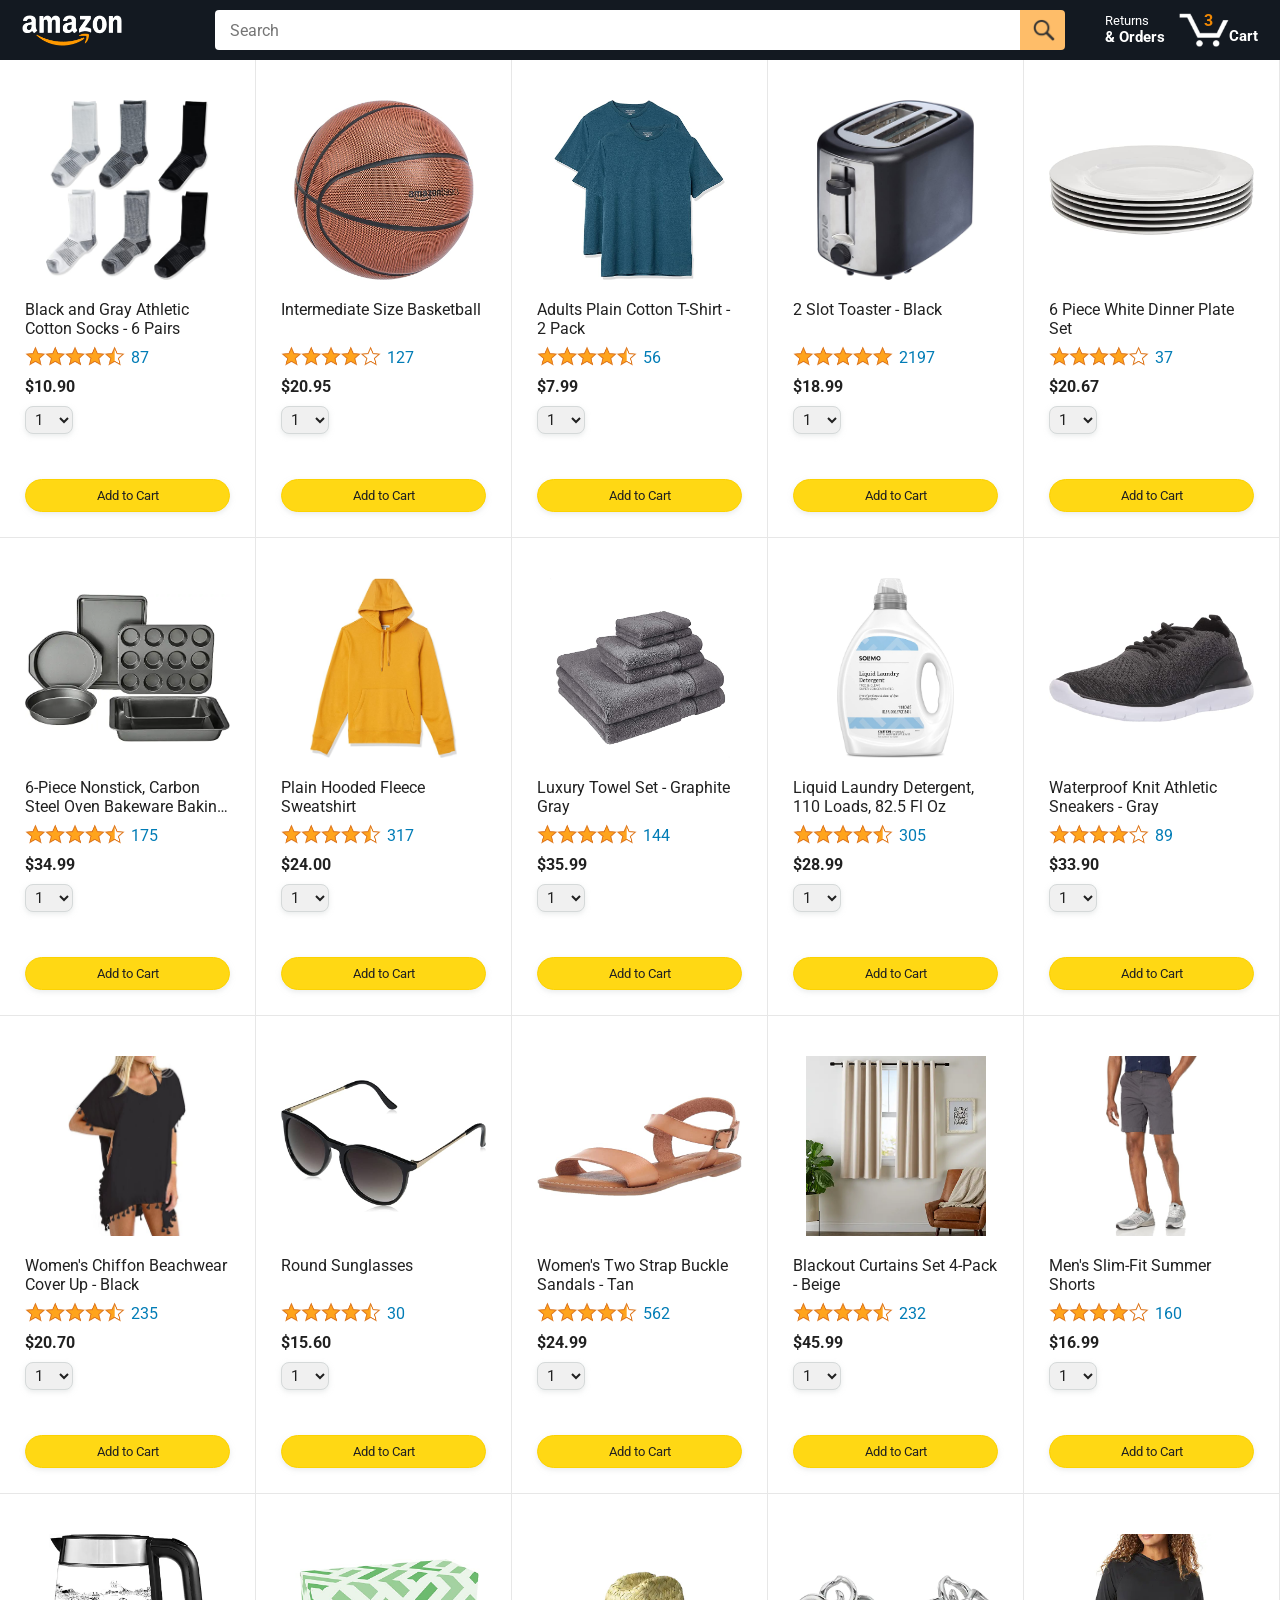
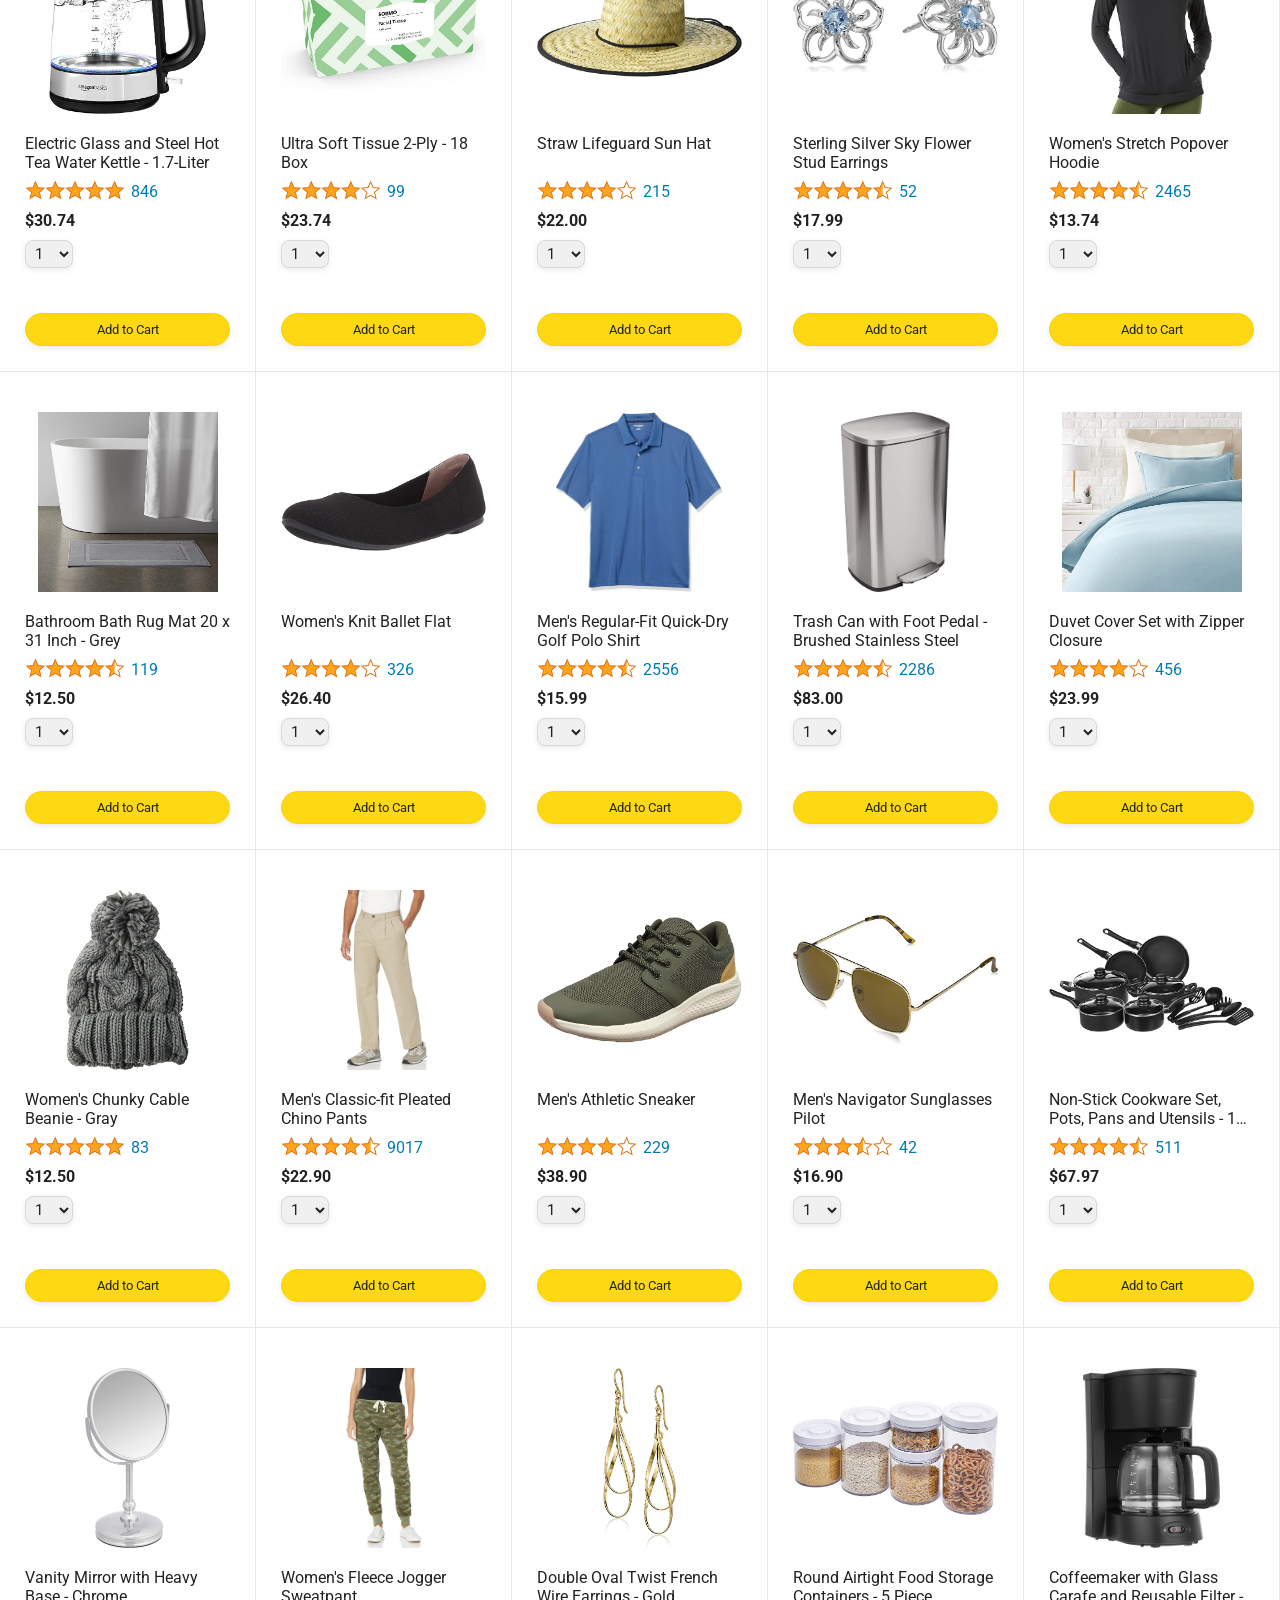
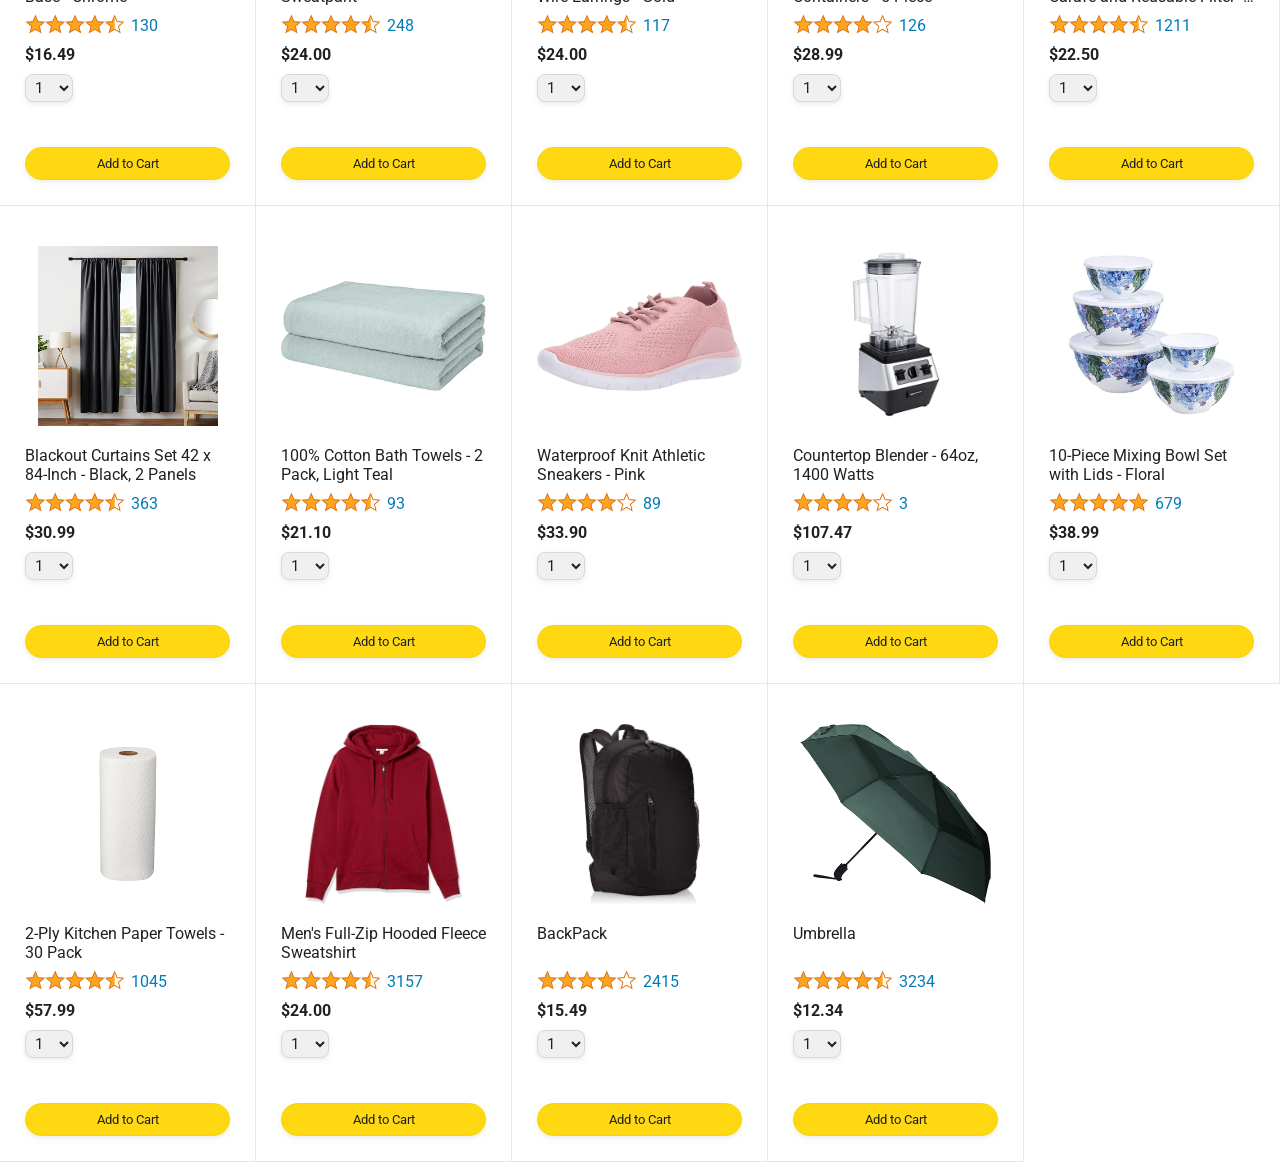
<file: index.html>
<!DOCTYPE html>
<html>
  <head>
    <title>Amazon Project</title>

    <!-- This code is needed for responsive design to work.
      (Responsive design = make the website look good on
      smaller screen sizes like a phone or a tablet). -->
    <meta name="viewport" content="width=device-width, initial-scale=1">

    <!-- Load a font called Roboto from Google Fonts. -->
    <link rel="preconnect" href="https://fonts.googleapis.com">
    <link rel="preconnect" href="https://fonts.gstatic.com" crossorigin>
    <link href="https://fonts.googleapis.com/css2?family=Roboto:wght@400;500;700&display=swap" rel="stylesheet">

    <!-- Here are the CSS files for this page. -->
    <link rel="stylesheet" href="styles/shared/general.css">
    <link rel="stylesheet" href="styles/shared/amazon-header.css">
    <link rel="stylesheet" href="styles/pages/amazon.css">
  </head>
  <body>
    <div class="amazon-header">
      <div class="amazon-header-left-section">
        <a href="index.html" class="header-link">
          <img class="amazon-logo"
            src="images/amazon-logo-white.png">
          <img class="amazon-mobile-logo"
            src="images/amazon-mobile-logo-white.png">
        </a>
      </div>

      <div class="amazon-header-middle-section">
        <input class="search-bar" type="text" placeholder="Search">

        <button class="search-button">
          <img class="search-icon" src="images/icons/search-icon.png">
        </button>
      </div>

      <div class="amazon-header-right-section">
        <a class="orders-link header-link" href="orders.html">
          <span class="returns-text">Returns</span>
          <span class="orders-text">& Orders</span>
        </a>

        <a class="cart-link header-link" href="checkout.html">
          <img class="cart-icon" src="images/icons/cart-icon.png">
          <div class="cart-quantity js-cart-quantity"></div>
          <div class="cart-text">Cart</div>
        </a>
      </div>
    </div>
    
    <div class="main">
      <div class="products-grid js-product-grid">        
      </div>
    </div>

    <script type="module" src="scripts/amazon.js"></script>
  </body>
</html>
</file>
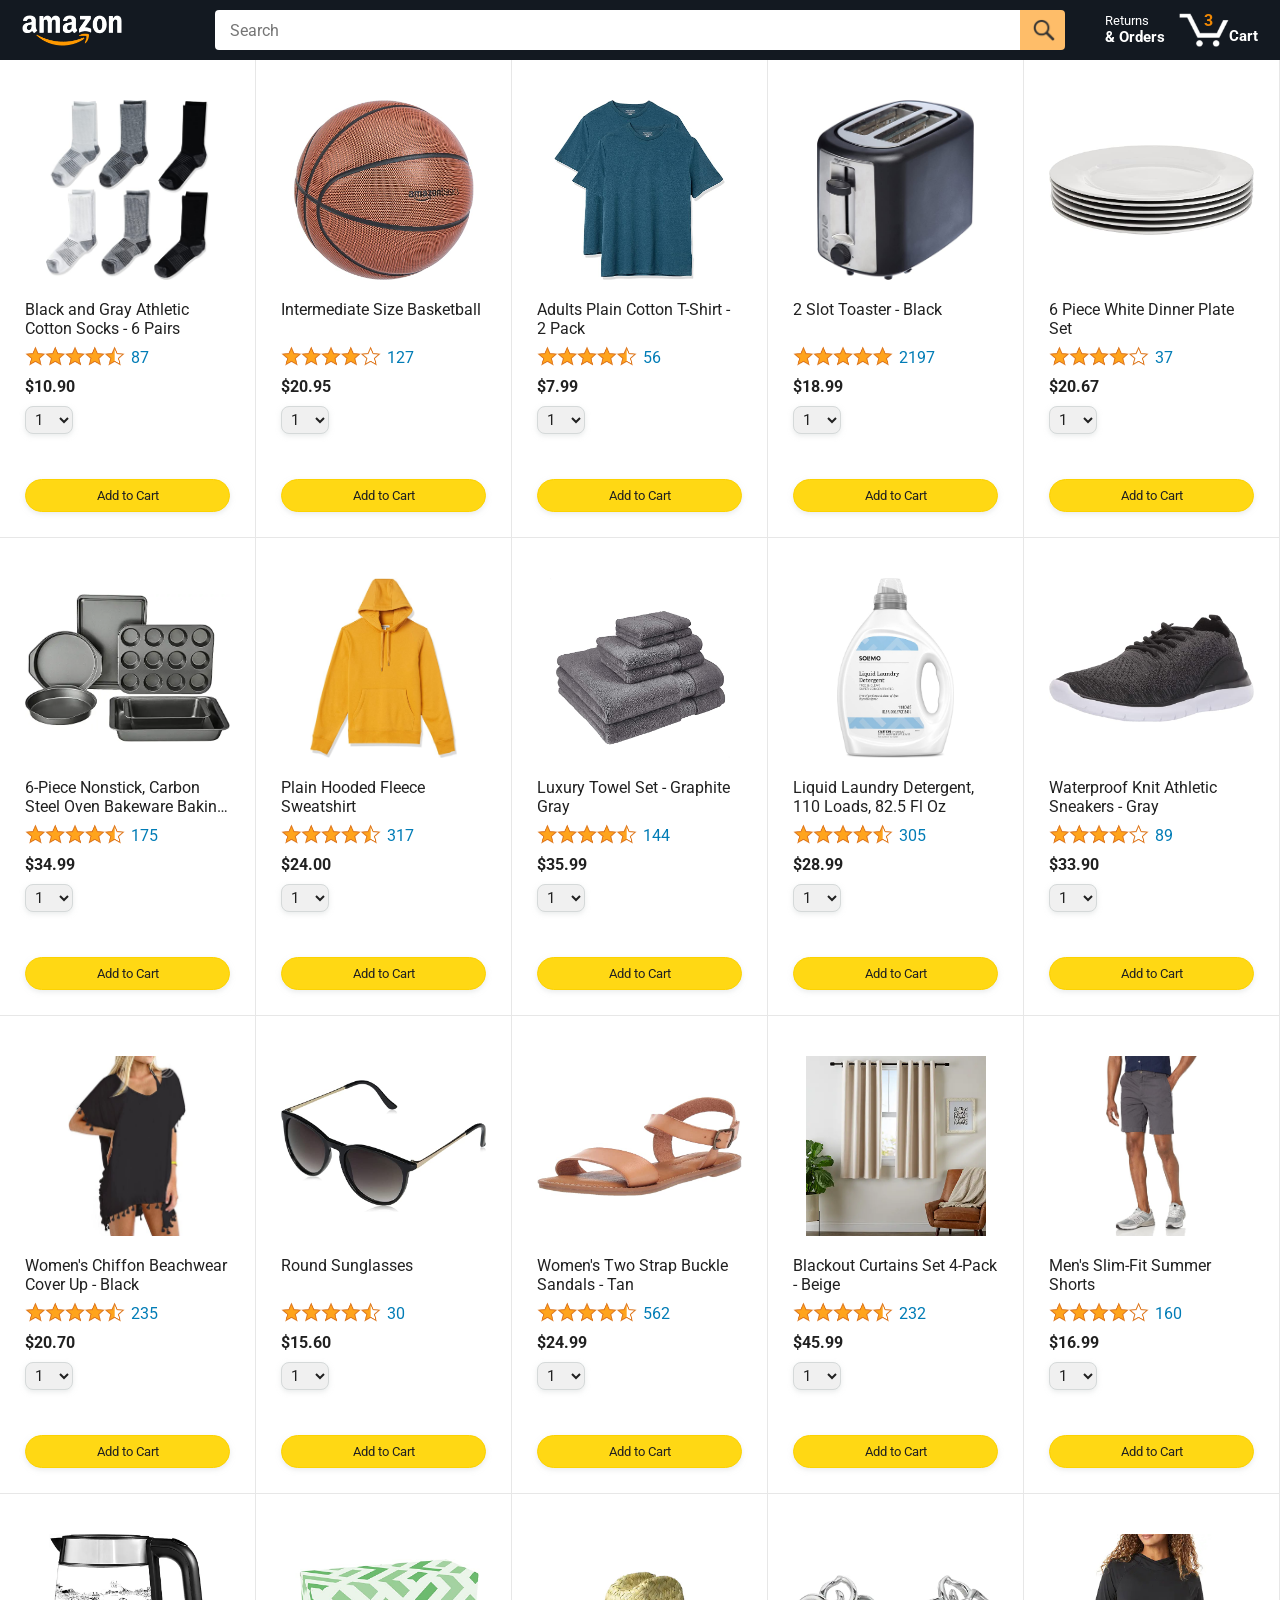
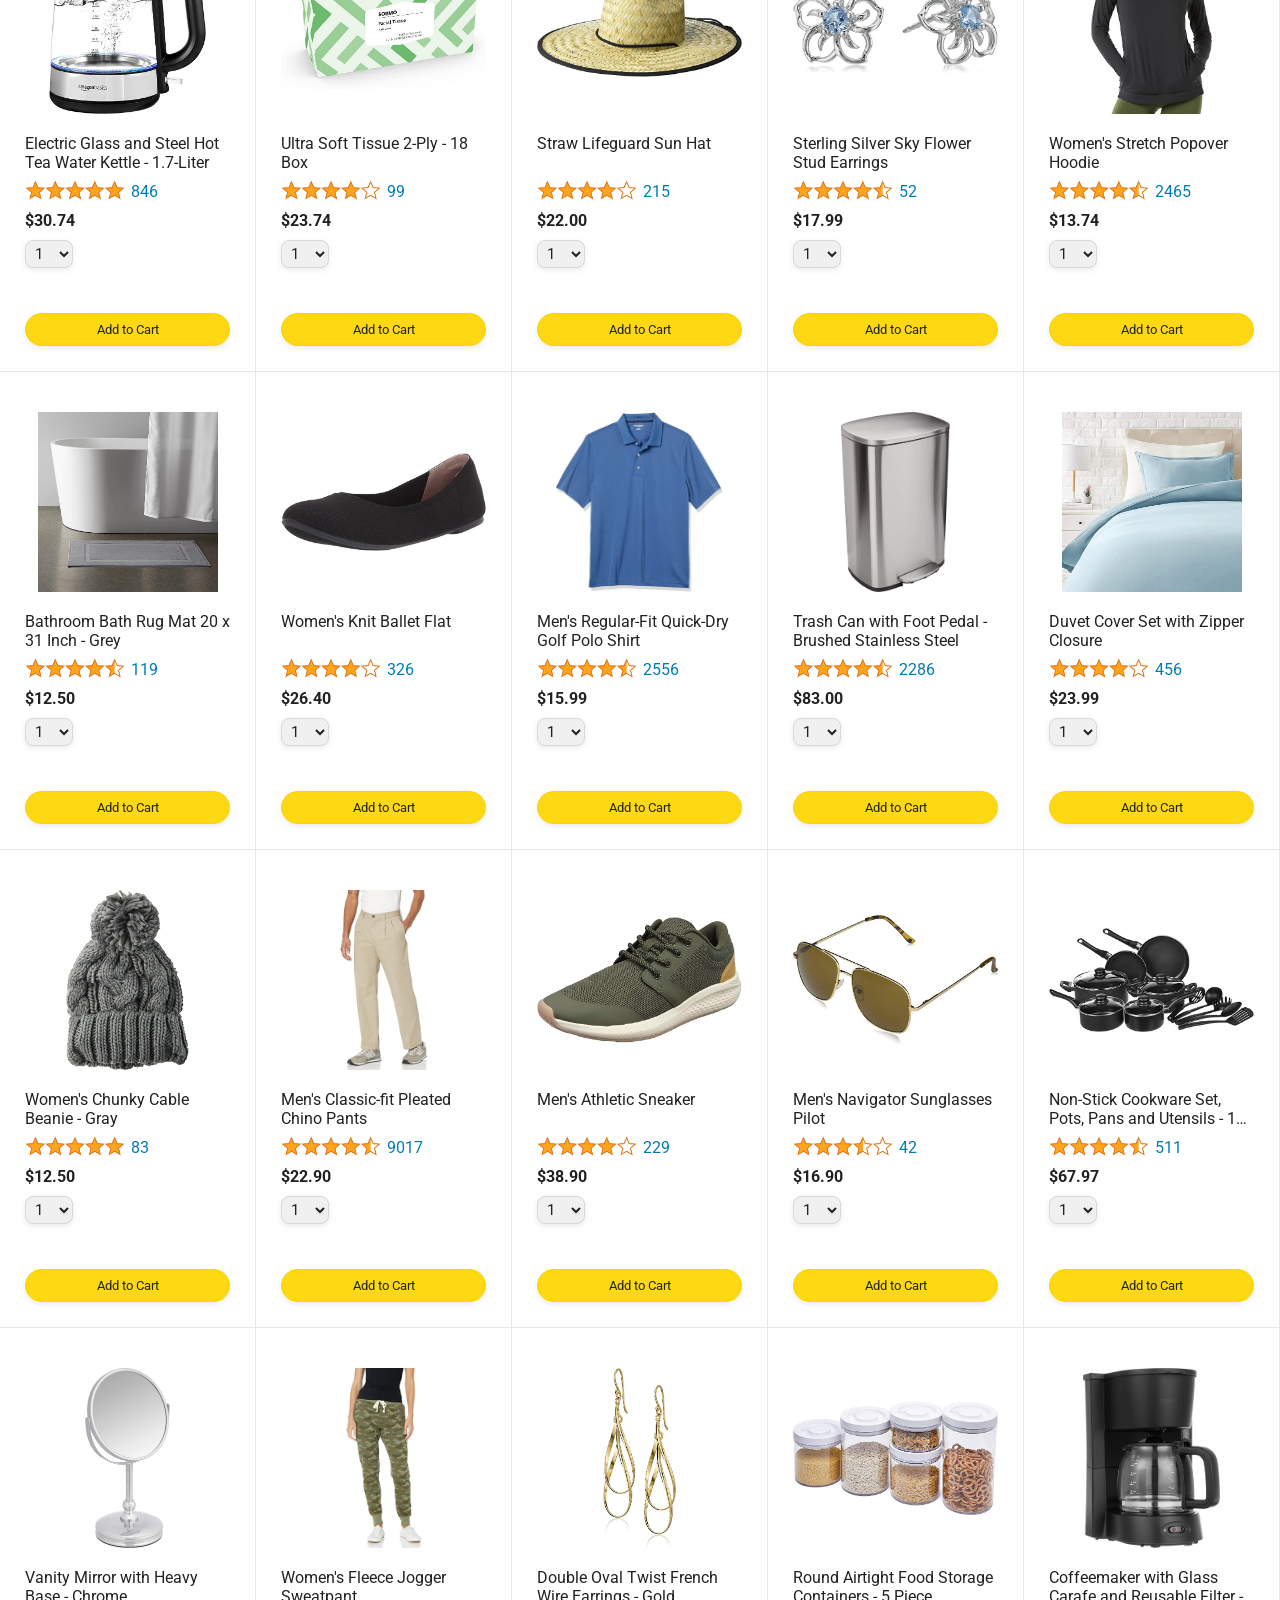
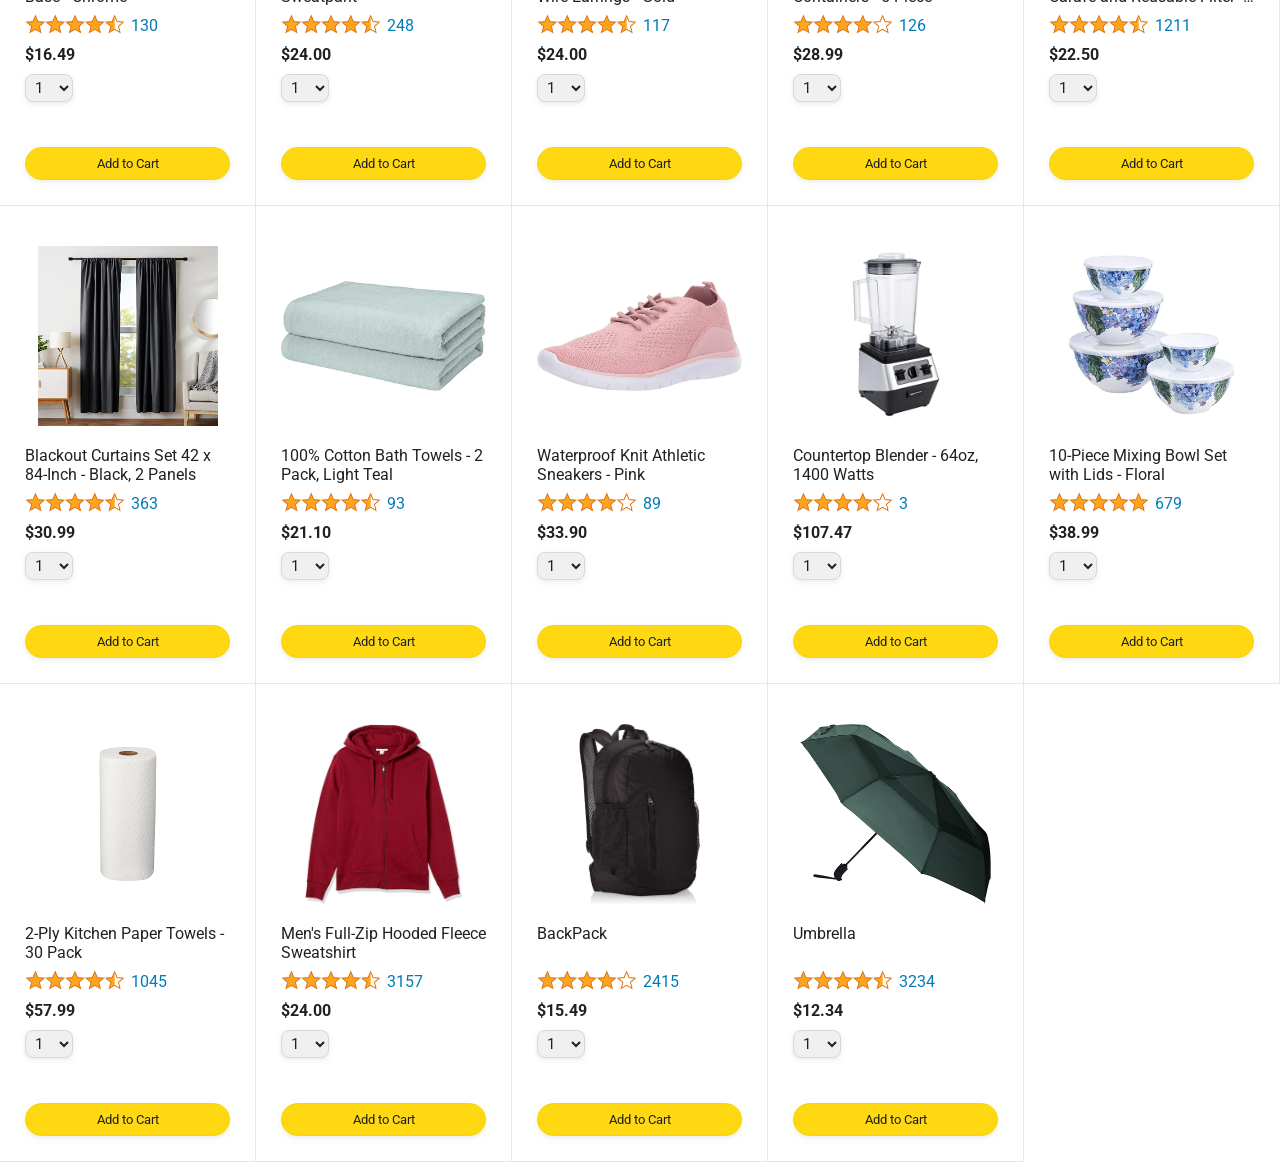
<file: amazon.html>
<!DOCTYPE html>
<html>
  <head>
    <title>Amazon Project</title>

    <!-- This code is needed for responsive design to work.
      (Responsive design = make the website look good on
      smaller screen sizes like a phone or a tablet). -->
    <meta name="viewport" content="width=device-width, initial-scale=1">

    <!-- Load a font called Roboto from Google Fonts. -->
    <link rel="preconnect" href="https://fonts.googleapis.com">
    <link rel="preconnect" href="https://fonts.gstatic.com" crossorigin>
    <link href="https://fonts.googleapis.com/css2?family=Roboto:wght@400;500;700&display=swap" rel="stylesheet">

    <!-- Here are the CSS files for this page. -->
    <link rel="stylesheet" href="styles/shared/general.css">
    <link rel="stylesheet" href="styles/shared/amazon-header.css">
    <link rel="stylesheet" href="styles/pages/amazon.css">
  </head>
  <body>
    <div class="amazon-header">
      <div class="amazon-header-left-section">
        <a href="amazon.html" class="header-link">
          <img class="amazon-logo"
            src="images/amazon-logo-white.png">
          <img class="amazon-mobile-logo"
            src="images/amazon-mobile-logo-white.png">
        </a>
      </div>

      <div class="amazon-header-middle-section">
        <input class="search-bar" type="text" placeholder="Search">

        <button class="search-button">
          <img class="search-icon" src="images/icons/search-icon.png">
        </button>
      </div>

      <div class="amazon-header-right-section">
        <a class="orders-link header-link" href="orders.html">
          <span class="returns-text">Returns</span>
          <span class="orders-text">& Orders</span>
        </a>

        <a class="cart-link header-link" href="checkout.html">
          <img class="cart-icon" src="images/icons/cart-icon.png">
          <div class="cart-quantity js-cart-quantity"></div>
          <div class="cart-text">Cart</div>
        </a>
      </div>
    </div>
    
    <div class="main">
      <div class="products-grid js-product-grid">        
      </div>
    </div>

    <script type="module" src="scripts/amazon.js"></script>
  </body>
</html>
</file>
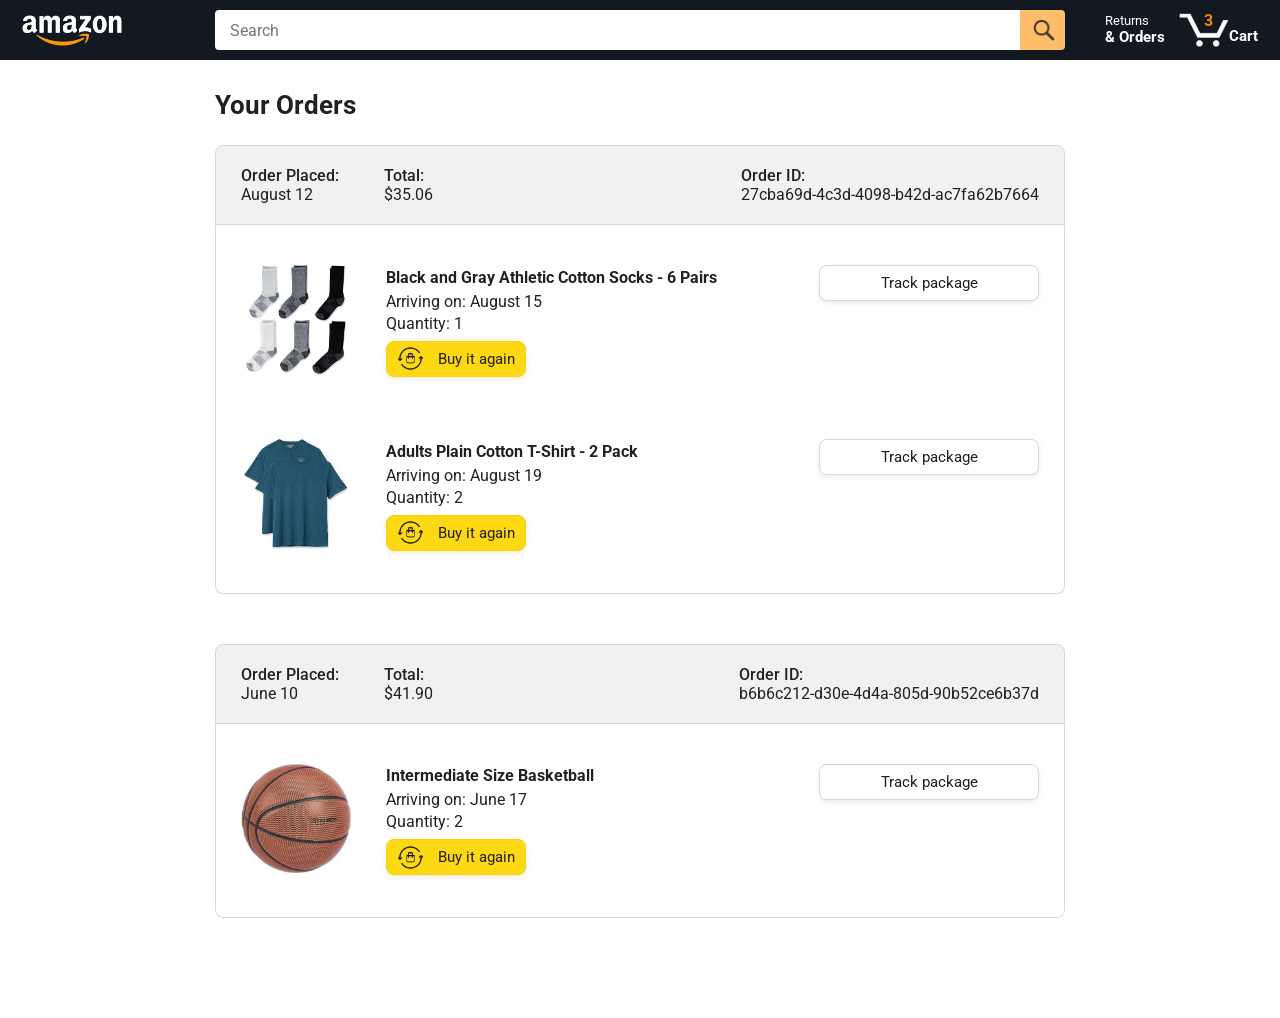
<file: orders.html>
<!DOCTYPE html>
<html>
  <head>
    <title>Orders</title>

    <!-- This code is needed for responsive design to work.
      (Responsive design = make the website look good on
      smaller screen sizes like a phone or a tablet). -->
    <meta name="viewport" content="width=device-width, initial-scale=1">

    <!-- Load a font called Roboto from Google Fonts. -->
    <link rel="preconnect" href="https://fonts.googleapis.com">
    <link rel="preconnect" href="https://fonts.gstatic.com" crossorigin>
    <link href="https://fonts.googleapis.com/css2?family=Roboto:wght@400;500;700&display=swap" rel="stylesheet">

    <!-- Here are the CSS files for this page. -->
    <link rel="stylesheet" href="styles/shared/general.css">
    <link rel="stylesheet" href="styles/shared/amazon-header.css">
    <link rel="stylesheet" href="styles/pages/orders.css">
  </head>
  <body>
    <div class="amazon-header">
      <div class="amazon-header-left-section">
        <a href="index.html" class="header-link">
          <img class="amazon-logo"
            src="images/amazon-logo-white.png">
          <img class="amazon-mobile-logo"
            src="images/amazon-mobile-logo-white.png">
        </a>
      </div>

      <div class="amazon-header-middle-section">
        <input class="search-bar" type="text" placeholder="Search">

        <button class="search-button">
          <img class="search-icon" src="images/icons/search-icon.png">
        </button>
      </div>

      <div class="amazon-header-right-section">
        <a class="orders-link header-link" href="orders.html">
          <span class="returns-text">Returns</span>
          <span class="orders-text">& Orders</span>
        </a>

        <a class="cart-link header-link" href="checkout.html">
          <img class="cart-icon" src="images/icons/cart-icon.png">
          <div class="cart-quantity">3</div>
          <div class="cart-text">Cart</div>
        </a>
      </div>
    </div>

    <div class="main">
      <div class="page-title">Your Orders</div>

      <div class="orders-grid">
        <div class="order-container">
          
          <div class="order-header">
            <div class="order-header-left-section">
              <div class="order-date">
                <div class="order-header-label">Order Placed:</div>
                <div>August 12</div>
              </div>
              <div class="order-total">
                <div class="order-header-label">Total:</div>
                <div>$35.06</div>
              </div>
            </div>

            <div class="order-header-right-section">
              <div class="order-header-label">Order ID:</div>
              <div>27cba69d-4c3d-4098-b42d-ac7fa62b7664</div>
            </div>
          </div>

          <div class="order-details-grid">
            <div class="product-image-container">
              <img src="images/products/athletic-cotton-socks-6-pairs.jpg">
            </div>

            <div class="product-details">
              <div class="product-name">
                Black and Gray Athletic Cotton Socks - 6 Pairs
              </div>
              <div class="product-delivery-date">
                Arriving on: August 15
              </div>
              <div class="product-quantity">
                Quantity: 1
              </div>
              <button class="buy-again-button button-primary">
                <img class="buy-again-icon" src="images/icons/buy-again.png">
                <span class="buy-again-message">Buy it again</span>
              </button>
            </div>

            <div class="product-actions">
              <a href="tracking.html">
                <button class="track-package-button button-secondary">
                  Track package
                </button>
              </a>
            </div>

            <div class="product-image-container">
              <img src="images/products/adults-plain-cotton-tshirt-2-pack-teal.jpg">
            </div>

            <div class="product-details">
              <div class="product-name">
                Adults Plain Cotton T-Shirt - 2 Pack
              </div>
              <div class="product-delivery-date">
                Arriving on: August 19
              </div>
              <div class="product-quantity">
                Quantity: 2
              </div>
              <button class="buy-again-button button-primary">
                <img class="buy-again-icon" src="images/icons/buy-again.png">
                <span class="buy-again-message">Buy it again</span>
              </button>
            </div>

            <div class="product-actions">
              <a href="tracking.html">
                <button class="track-package-button button-secondary">
                  Track package
                </button>
              </a>
            </div>
          </div>
        </div>

        <div class="order-container">

          <div class="order-header">
            <div class="order-header-left-section">
              <div class="order-date">
                <div class="order-header-label">Order Placed:</div>
                <div>June 10</div>
              </div>
              <div class="order-total">
                <div class="order-header-label">Total:</div>
                <div>$41.90</div>
              </div>
            </div>

            <div class="order-header-right-section">
              <div class="order-header-label">Order ID:</div>
              <div>b6b6c212-d30e-4d4a-805d-90b52ce6b37d</div>
            </div>
          </div>

          <div class="order-details-grid">
            <div class="product-image-container">
              <img src="images/products/intermediate-composite-basketball.jpg">
            </div>

            <div class="product-details">
              <div class="product-name">
                Intermediate Size Basketball
              </div>
              <div class="product-delivery-date">
                Arriving on: June 17
              </div>
              <div class="product-quantity">
                Quantity: 2
              </div>
              <button class="buy-again-button button-primary">
                <img class="buy-again-icon" src="images/icons/buy-again.png">
                <span class="buy-again-message">Buy it again</span>
              </button>
            </div>

            <div class="product-actions">
              <a href="tracking.html">
                <button class="track-package-button button-secondary">
                  Track package
                </button>
              </a>
            </div>
          </div>
        </div>
      </div>
    </div>
  </body>
</html>
</file>
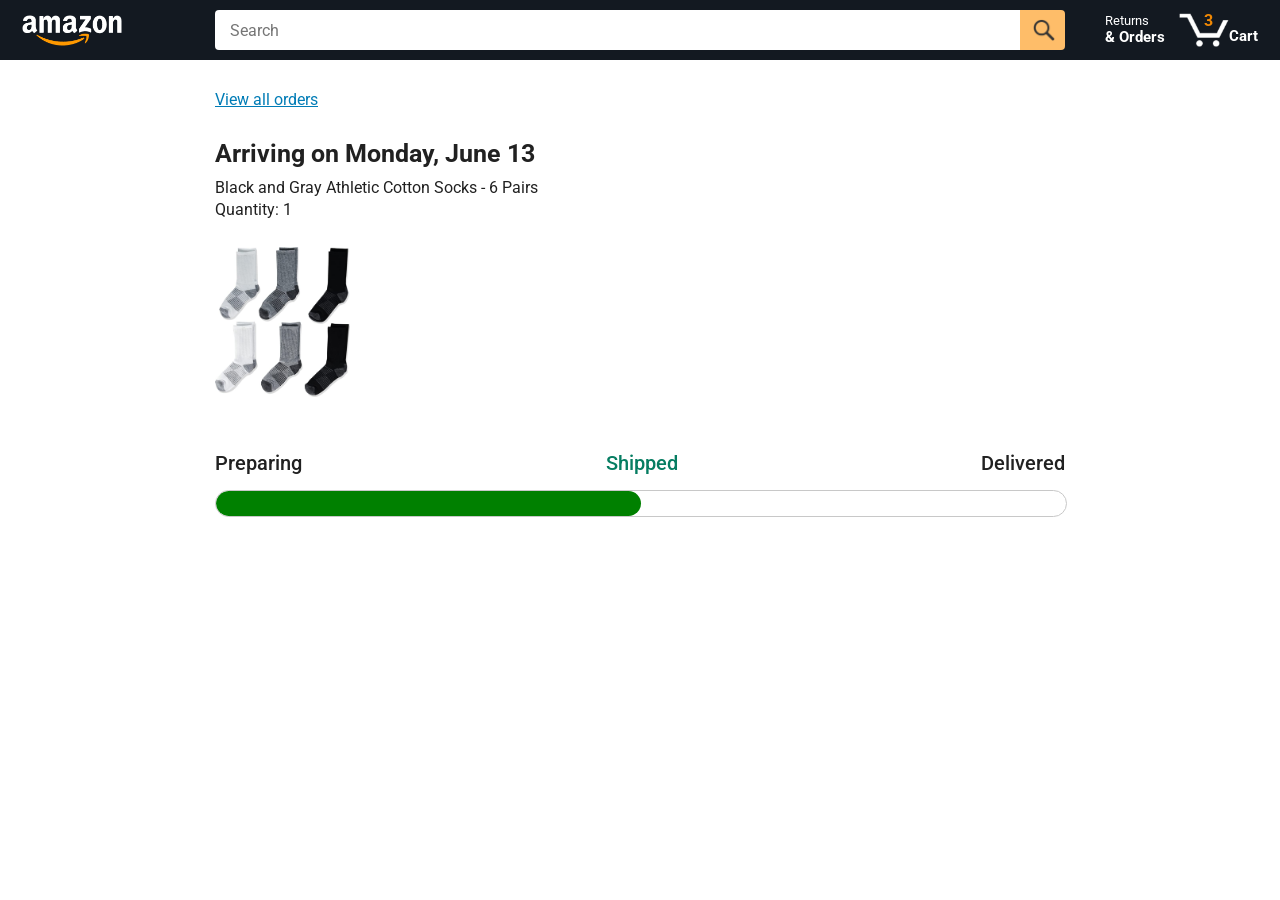
<file: tracking.html>
<!DOCTYPE html>
<html>
  <head>
    <title>Tracking</title>

    <!-- This code is needed for responsive design to work.
      (Responsive design = make the website look good on
      smaller screen sizes like a phone or a tablet). -->
    <meta name="viewport" content="width=device-width, initial-scale=1">

    <!-- Load a font called Roboto from Google Fonts. -->
    <link rel="preconnect" href="https://fonts.googleapis.com">
    <link rel="preconnect" href="https://fonts.gstatic.com" crossorigin>
    <link href="https://fonts.googleapis.com/css2?family=Roboto:wght@400;500;700&display=swap" rel="stylesheet">

    <!-- Here are the CSS files for this page. -->
    <link rel="stylesheet" href="styles/shared/general.css">
    <link rel="stylesheet" href="styles/shared/amazon-header.css">
    <link rel="stylesheet" href="styles/pages/tracking.css">
  </head>
  <body>
    <div class="amazon-header">
      <div class="amazon-header-left-section">
        <a href="index.html" class="header-link">
          <img class="amazon-logo"
            src="images/amazon-logo-white.png">
          <img class="amazon-mobile-logo"
            src="images/amazon-mobile-logo-white.png">
        </a>
      </div>

      <div class="amazon-header-middle-section">
        <input class="search-bar" type="text" placeholder="Search">

        <button class="search-button">
          <img class="search-icon" src="images/icons/search-icon.png">
        </button>
      </div>

      <div class="amazon-header-right-section">
        <a class="orders-link header-link" href="orders.html">
          <span class="returns-text">Returns</span>
          <span class="orders-text">& Orders</span>
        </a>

        <a class="cart-link header-link" href="checkout.html">
          <img class="cart-icon" src="images/icons/cart-icon.png">
          <div class="cart-quantity">3</div>
          <div class="cart-text">Cart</div>
        </a>
      </div>
    </div>

    <div class="main">
      <div class="order-tracking">
        <a class="back-to-orders-link link-primary" href="orders.html">
          View all orders
        </a>

        <div class="delivery-date">
          Arriving on Monday, June 13
        </div>

        <div class="product-info">
          Black and Gray Athletic Cotton Socks - 6 Pairs
        </div>

        <div class="product-info">
          Quantity: 1
        </div>

        <img class="product-image" src="images/products/athletic-cotton-socks-6-pairs.jpg">

        <div class="progress-labels-container">
          <div class="progress-label">
            Preparing
          </div>
          <div class="progress-label current-status">
            Shipped
          </div>
          <div class="progress-label">
            Delivered
          </div>
        </div>

        <div class="progress-bar-container">
          <div class="progress-bar"></div>
        </div>
      </div>
    </div>
  </body>
</html>
</file>
<file: styles/shared/general.css>
body {
  font-family: Roboto, Arial;
  color: rgb(33, 33, 33);
  /* The <body> element has a default margin of 8px
     on all sides. This removes the default margins. */
  margin: 0;
}

/* <p> elements have a default margin on the top
   and bottom. This removes the default margins. */
p {
  margin: 0;
}

button {
  cursor: pointer;
}

select {
  cursor: pointer;
}

input, select, button {
  font-family: Roboto, Arial;
}

.button-primary {
  color: rgb(33, 33, 33);
  background-color: rgb(255, 216, 20);
  border: 1px solid rgb(252, 210, 0);
  border-radius: 8px;
  cursor: pointer;
  box-shadow: 0 2px 5px rgba(213, 217, 217, 0.5);
}

.button-primary:hover {
  background-color: rgb(247, 202, 0);
  border: 1px solid rgb(242, 194, 0);
}

.button-primary:active {
  background: rgb(255, 216, 20);
  border-color: rgb(252, 210, 0);
  box-shadow: none;
}

.button-secondary {
  color: rgb(33, 33, 33);
  background: white;
  border: 1px solid rgb(213, 217, 217);
  border-radius: 8px;
  cursor: pointer;
  box-shadow: 0 2px 5px rgba(213, 217, 217, 0.5);
}

.button-secondary:hover {
  background-color: rgb(247, 250, 250);
}

.button-secondary:active {
  background-color: rgb(237, 253, 255);
  box-shadow: none;
}

/* These styles will limit text to 2 lines. Anything
   beyond 2 lines will be replaced with "..."
   You can find this code by using an A.I. tool or by
   searching in Google.
   https://css-tricks.com/almanac/properties/l/line-clamp/ */
.limit-text-to-2-lines {
  display: -webkit-box;
  -webkit-line-clamp: 2;
  -webkit-box-orient: vertical;
  overflow: hidden;
}

.link-primary {
  color: rgb(1, 124, 182);
  cursor: pointer;
}

.link-primary:hover {
  color: rgb(196, 80, 0);
}

/* Styles for dropdown selectors. */
select {
  color: rgb(33, 33, 33);
  background-color: rgb(240, 240, 240);
  border: 1px solid rgb(213, 217, 217);
  border-radius: 8px;
  padding: 3px 5px;
  font-size: 15px;
  cursor: pointer;
  box-shadow: 0 2px 5px rgba(213, 217, 217, 0.5);
}

select:focus,
input:focus {
  outline: 2px solid rgb(255, 153, 0);
}
</file>
<file: styles/shared/amazon-header.css>
.amazon-header {
  background-color: rgb(19, 25, 33);
  color: white;
  padding-left: 15px;
  padding-right: 15px;

  display: flex;
  align-items: center;
  justify-content: space-between;

  position: fixed;
  top: 0;
  left: 0;
  right: 0;
  height: 60px;
}

.amazon-header-left-section {
  width: 180px;
}

@media (max-width: 800px) {
  .amazon-header-left-section {
    width: unset;
  }
}

.header-link {
  display: inline-block;
  padding: 6px;
  border-radius: 2px;
  cursor: pointer;
  text-decoration: none;
  border: 1px solid rgba(0, 0, 0, 0);
}

.header-link:hover {
  border: 1px solid white;
}

.amazon-logo {
  width: 100px;
  margin-top: 5px;
}

.amazon-mobile-logo {
  display: none;
}

@media (max-width: 575px) {
  .amazon-logo {
    display: none;
  }

  .amazon-mobile-logo {
    display: block;
    height: 35px;
    margin-top: 5px;
  }
}

.amazon-header-middle-section {
  flex: 1;
  max-width: 850px;
  margin-left: 10px;
  margin-right: 10px;
  display: flex;
}

.search-bar {
  flex: 1;
  width: 0;
  font-size: 16px;
  height: 38px;
  padding-left: 15px;
  border: none;
  border-top-left-radius: 4px;
  border-bottom-left-radius: 4px;
  border-top-right-radius: 0;
  border-bottom-right-radius: 0;
}

.search-button {
  background-color: rgb(254, 189, 105);
  border: none;
  width: 45px;
  height: 40px;
  border-top-right-radius: 4px;
  border-bottom-right-radius: 4px;
  flex-shrink: 0;
}

.search-icon {
  height: 22px;
  margin-left: 2px;
  margin-top: 3px;
}

.amazon-header-right-section {
  width: 180px;
  flex-shrink: 0;
  display: flex;
  justify-content: end;
}

.orders-link {
  color: white;
}

.returns-text {
  display: block;
  font-size: 13px;
}

.orders-text {
  display: block;
  font-size: 15px;
  font-weight: 700;
}

.cart-link {
  color: white;
  display: flex;
  align-items: center;
  position: relative;
}

.cart-icon {
  width: 50px;
}

.cart-text {
  margin-top: 12px;
  font-size: 15px;
  font-weight: 700;
}

.cart-quantity {
  color: rgb(240, 136, 4);
  font-size: 16px;
  font-weight: 700;

  position: absolute;
  top: 4px;
  left: 22px;
  
  width: 26px;
  text-align: center;
}
</file>
<file: styles/pages/amazon.css>
.main {
  margin-top: 60px;
}

.products-grid {
  display: grid;

  /* - In CSS Grid, 1fr means a column will take up the
       remaining space in the grid.
     - If we write 1fr 1fr ... 1fr; 8 times, this will
       divide the grid into 8 columns, each taking up an
       equal amount of the space.
     - repeat(8, 1fr); is a shortcut for repeating "1fr"
       8 times (instead of typing out "1fr" 8 times).
       repeat(...) is a special property that works with
       display: grid; */
  grid-template-columns: repeat(8, 1fr);
}

/* @media is used to create responsive design (making the
   website look good on any screen size). This @media
   means when the screen width is 2000px or less, we
   will divide the grid into 7 columns instead of 8. */
@media (max-width: 2000px) {
  .products-grid {
    grid-template-columns: repeat(7, 1fr);
  }
}

/* This @media means when the screen width is 1600px or
   less, we will divide the grid into 6 columns. */
@media (max-width: 1600px) {
  .products-grid {
    grid-template-columns: repeat(6, 1fr);
  }
}

@media (max-width: 1300px) {
  .products-grid {
    grid-template-columns: repeat(5, 1fr);
  }
}

@media (max-width: 1000px) {
  .products-grid {
    grid-template-columns: repeat(4, 1fr);
  }
}

@media (max-width: 800px) {
  .products-grid {
    grid-template-columns: repeat(3, 1fr);
  }
}

@media (max-width: 575px) {
  .products-grid {
    grid-template-columns: repeat(2, 1fr);
  }
}

@media (max-width: 450px) {
  .products-grid {
    grid-template-columns: 1fr;
  }
}

.product-container {
  padding-top: 40px;
  padding-bottom: 25px;
  padding-left: 25px;
  padding-right: 25px;

  border-right: 1px solid rgb(231, 231, 231);
  border-bottom: 1px solid rgb(231, 231, 231);

  display: flex;
  flex-direction: column;
}

.product-image-container {
  display: flex;
  justify-content: center;
  align-items: center;

  height: 180px;
  margin-bottom: 20px;
}

.product-image {
  /* Images will overflow their container by default. To
    prevent this, we set max-width and max-height to 100%
    so they stay inside their container. */
  max-width: 100%;
  max-height: 100%;
}

.product-name {
  height: 40px;
  margin-bottom: 5px;
}

.product-rating-container {
  display: flex;
  align-items: center;
  margin-bottom: 10px;
}

.product-rating-stars {
  width: 100px;
  margin-right: 6px;
}

.product-rating-count {
  color: rgb(1, 124, 182);
  cursor: pointer;
  margin-top: 3px;
}

.product-price {
  font-weight: 700;
  margin-bottom: 10px;
}

.product-quantity-container {
  margin-bottom: 17px;
}

.product-spacer {
  flex: 1;
}

.added-to-cart {
  color: rgb(6, 125, 98);
  font-size: 16px;

  display: flex;
  align-items: center;
  margin-bottom: 8px;

  /* At first, the "Added to cart" message will
     be invisible. Use JavaScript to change the
     opacity and make it visible. */
  opacity: 0;
}

.added-to-cart-visible {
  opacity: 1;
}

.added-to-cart img {
  height: 20px;
  margin-right: 5px;
}

.add-to-cart-button {
  width: 100%;
  padding: 8px;
  border-radius: 50px;
}
</file>
<file: styles/pages/orders.css>
.main {
  max-width: 850px;
  margin-top: 90px;
  margin-bottom: 100px;
  padding-left: 20px;
  padding-right: 20px;

  /* margin-left: auto;
     margin-right auto;
     Is a trick for centering an element horizontally
     without needing a container. */
  margin-left: auto;
  margin-right: auto;
}

.page-title {
  font-weight: 700;
  font-size: 26px;
  margin-bottom: 25px;
}

.orders-grid {
  display: grid;
  grid-template-columns: 1fr;
  row-gap: 50px;
}

.order-header {
  background-color: rgb(240, 242, 242);
  border: 1px solid rgb(213, 217, 217);

  display: flex;
  align-items: center;
  justify-content: space-between;

  padding: 20px 25px;
  border-top-left-radius: 8px;
  border-top-right-radius: 8px;
}

.order-header-left-section {
  display: flex;
  flex-shrink: 0;
}

.order-header-label {
  font-weight: 500;
}

.order-date,
.order-total {
  margin-right: 45px;
}

.order-header-right-section {
  flex-shrink: 1;
}

@media (max-width: 575px) {
  .order-header {
    flex-direction: column;
    align-items: start;
    line-height: 23px;
    padding: 15px;
  }

  .order-header-left-section {
    flex-direction: column;
  }

  .order-header-label {
    margin-right: 5px;
  }

  .order-date,
  .order-total {
    display: grid;
    grid-template-columns: auto 1fr;
    margin-right: 0;
  }

  .order-header-right-section {
    display: grid;
    grid-template-columns: auto 1fr;
  }
}

.order-details-grid {
  padding: 40px 25px;
  border: 1px solid rgb(213, 217, 217);
  border-top: none;
  border-bottom-left-radius: 8px;
  border-bottom-right-radius: 8px;

  display: grid;
  grid-template-columns: 110px 1fr 220px;
  column-gap: 35px;
  row-gap: 60px;
  align-items: center;
}

@media (max-width: 800px) {
  .order-details-grid {
    grid-template-columns: 110px 1fr;
    row-gap: 0;
    padding-bottom: 8px;
  }
}

@media (max-width: 450px) {
  .order-details-grid {
    grid-template-columns: 1fr;
  }
}

.product-image-container {
  text-align: center;
}

.product-image-container img {
  max-width: 110px;
  max-height: 110px;
}

.product-name {
  font-weight: 700;
  margin-bottom: 5px;
}

.product-delivery-date {
  margin-bottom: 3px;
}

.product-quantity {
  margin-bottom: 8px;
}

.buy-again-button {
  font-size: 15px;
  width: 140px;
  height: 36px;
  border-radius: 8px;

  display: flex;
  align-items: center;
  justify-content: center;
}

.buy-again-icon {
  width: 25px;
  margin-right: 15px;
}

.product-actions {
  align-self: start;
}

.track-package-button {
  width: 100%;
  font-size: 15px;
  padding: 8px;
}

@media (max-width: 800px) {
  .buy-again-button {
    margin-bottom: 10px;
  }

  .product-actions {
    /* grid-column: 2 means this element will be placed
       in column 2 in the grid. (Normally, the column that
       an element is placed in is determined by the order
       of the elements in the HTML. grid-column overrides
       this default ordering). */
    grid-column: 2;
    margin-bottom: 30px;
  }

  .track-package-button {
    width: 140px;
  }
}

@media (max-width: 450px) {
  .product-image-container {
    text-align: center;
    margin-bottom: 25px;
  }

  .product-image-container img {
    max-width: 150px;
    max-height: 150px;
  }

  .product-name {
    margin-bottom: 10px;
  }

  .product-quantity {
    margin-bottom: 15px;
  }

  .buy-again-button {
    width: 100%;
    margin-bottom: 15px;
  }

  .product-actions {
    /* grid-column: auto; undos grid-column: 2; from above.
       This element will now be placed in its normal column
       in the grid. */
    grid-column: auto;
    margin-bottom: 70px;
  }

  .track-package-button {
    width: 100%;
    padding: 12px;
  }
}
</file>
<file: styles/pages/tracking.css>
.main {
  max-width: 850px;
  margin-top: 90px;
  margin-bottom: 100px;
  padding-left: 30px;
  padding-right: 30px;

  /* margin-left: auto;
     margin-right auto;
     Is a trick for centering an element horizontally
     without needing a container. */
  margin-left: auto;
  margin-right: auto;
}

.back-to-orders-link {
  display: inline-block;
  margin-bottom: 30px;
}

.delivery-date {
  font-size: 25px;
  font-weight: 700;
  margin-bottom: 10px;
}

.product-info {
  margin-bottom: 3px;
}

.product-image {
  max-width: 150px;
  max-height: 150px;
  margin-top: 25px;
  margin-bottom: 50px;
}

.progress-labels-container {
  display: flex;
  justify-content: space-between;
  font-size: 20px;
  font-weight: 500;
  margin-bottom: 15px;
}

.current-status {
  color: rgb(6, 125, 98);
}

@media (max-width: 575px) {
  .progress-labels-container {
    font-size: 16px;
  }
}

@media (max-width: 450px) {
  .progress-labels-container {
    flex-direction: column;
    margin-bottom: 5px;
  }

  .progress-label {
    margin-bottom: 3px;
  }
}

.progress-bar-container {
  height: 25px;
  width: 100%;

  border: 1px solid rgb(200, 200, 200);
  border-radius: 50px;
  overflow: hidden;
}

.progress-bar {
  height: 100%;
  background-color: green;
  border-radius: 50px;
  width: 50%;
}
</file>
